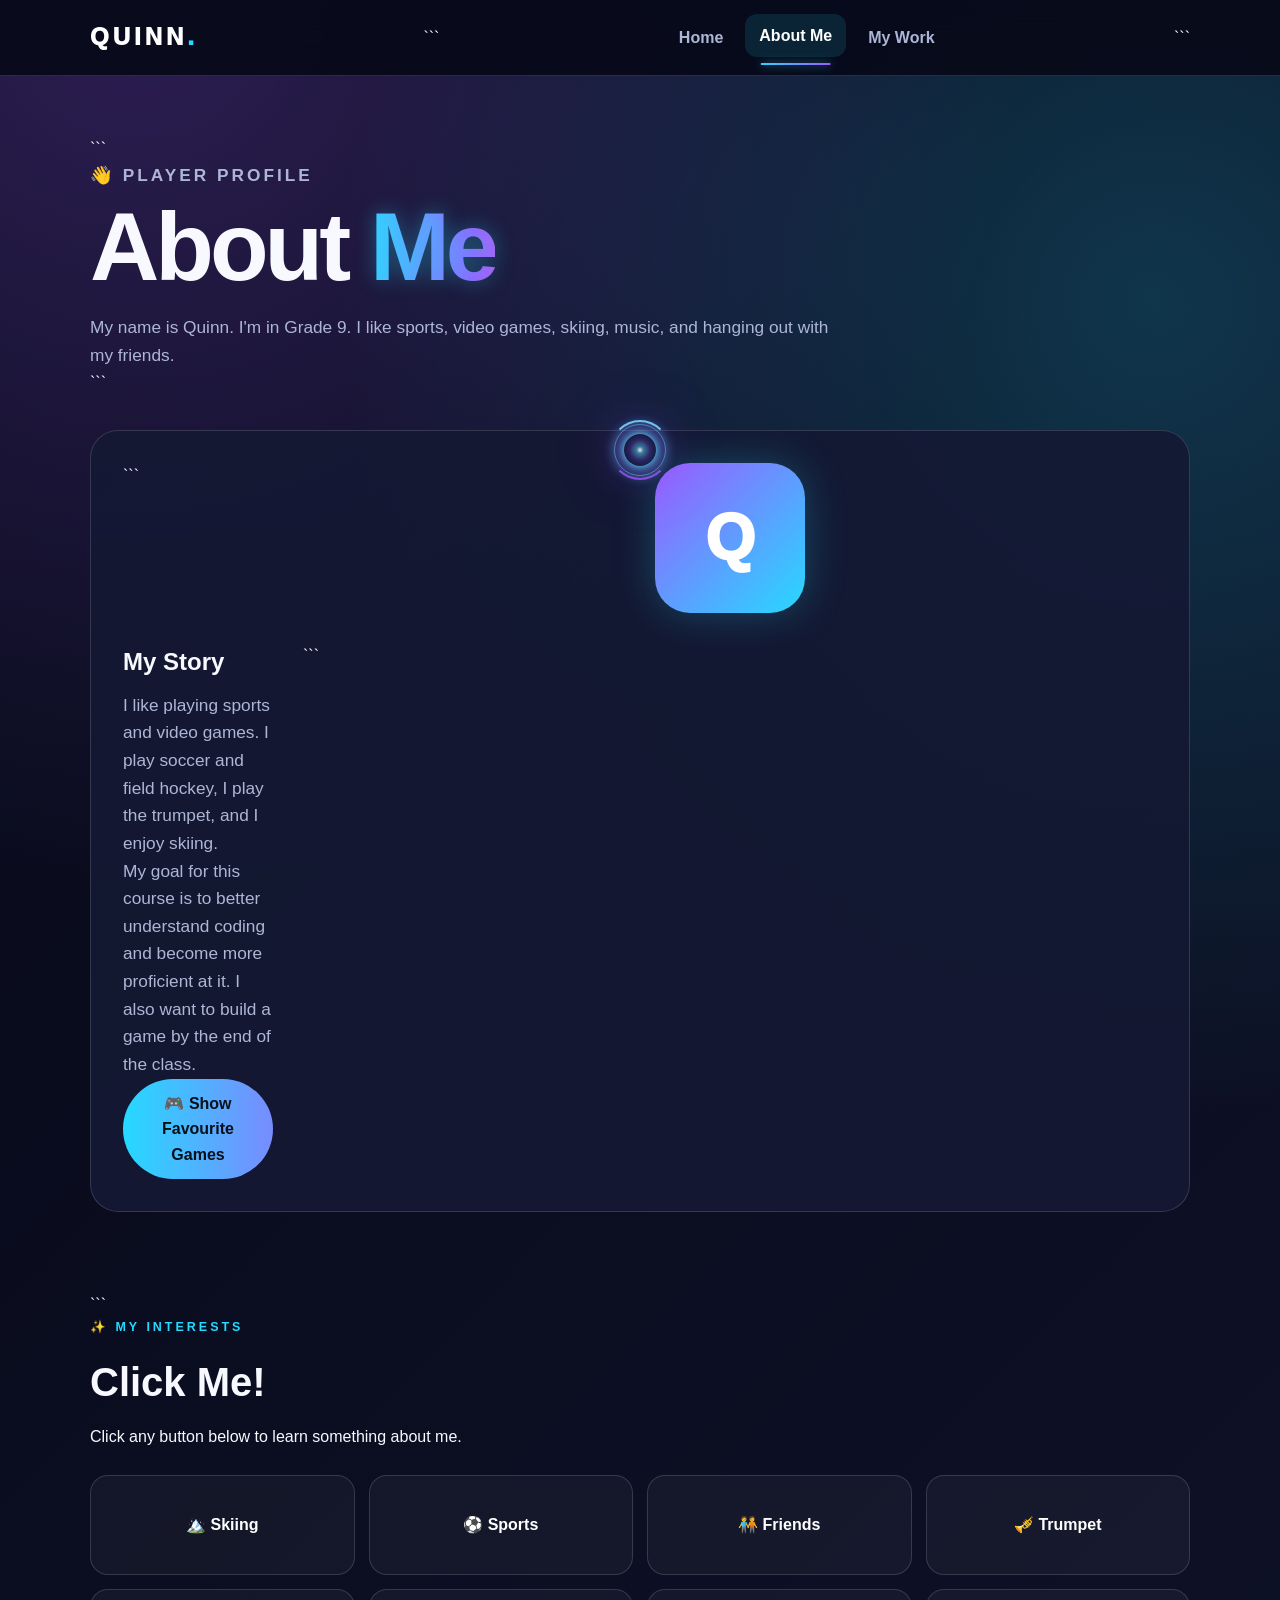
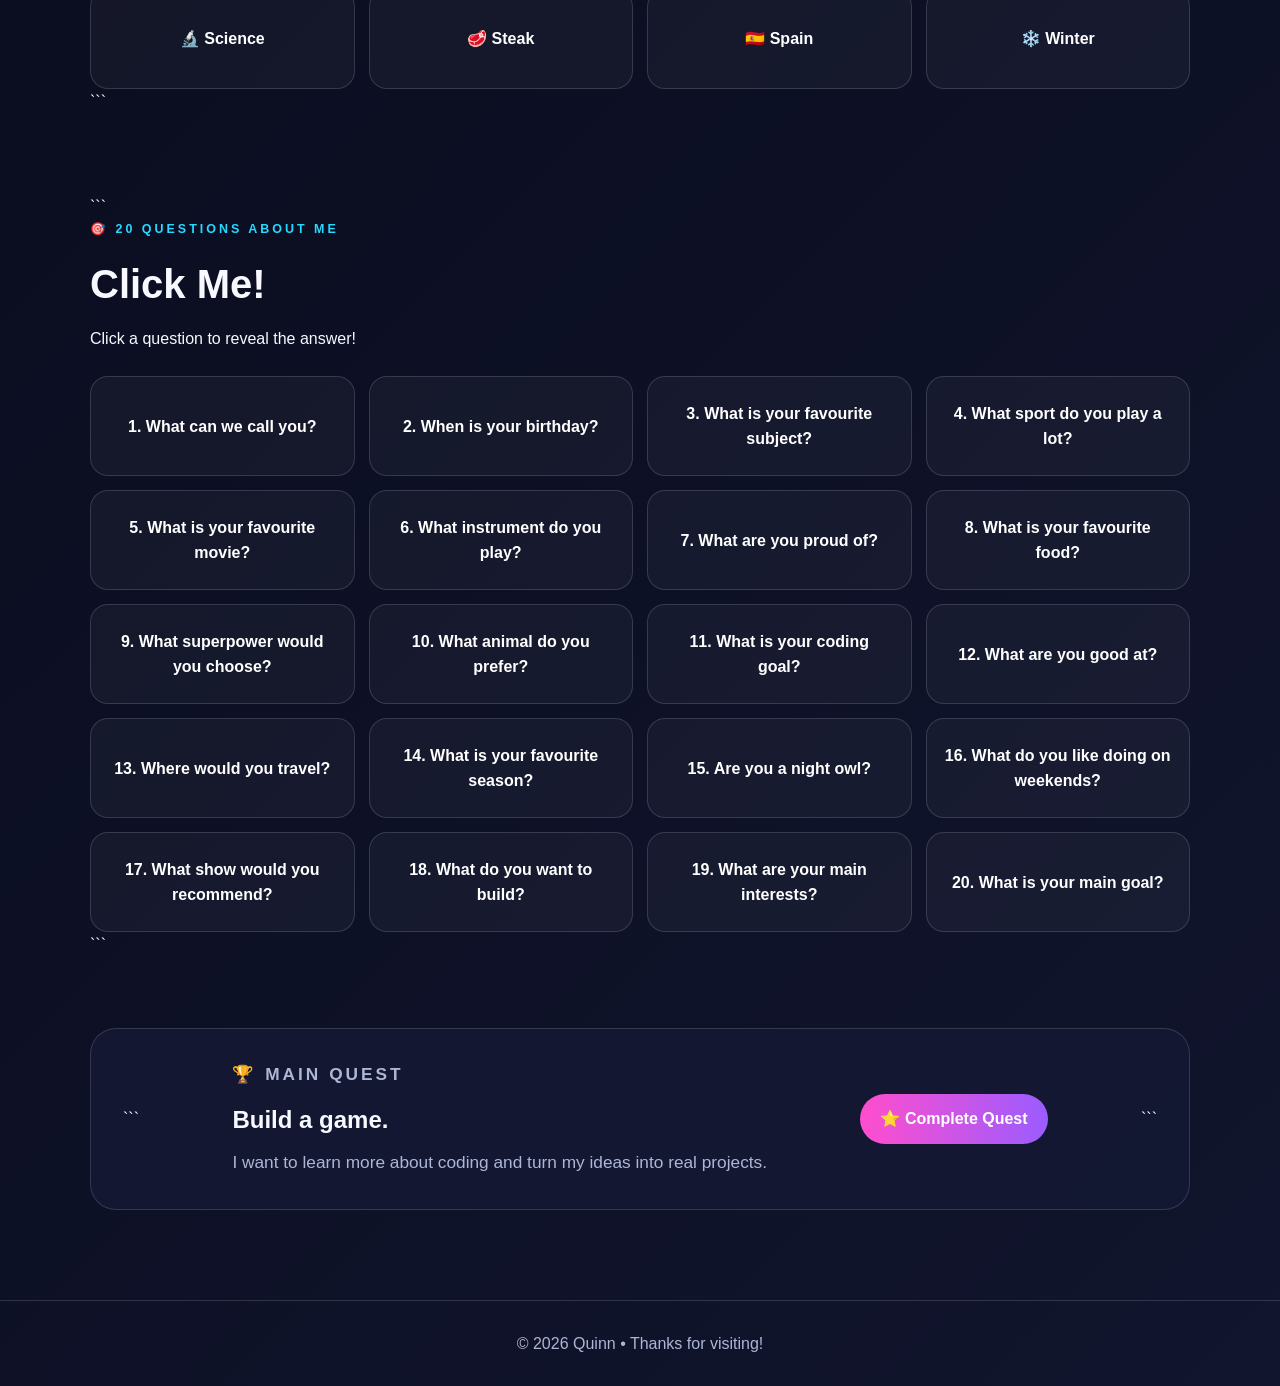
<file: about.html>
<!DOCTYPE html>

<html lang="en">

<head>
  <meta charset="UTF-8">
  <meta name="viewport" content="width=device-width, initial-scale=1.0">

  <title>Quinn | About Me</title>

  <link rel="stylesheet" href="css/style.css">
</head>

<body>

<header>
  <nav>
    <a class="logo" href="home.html">QUINN<span>.</span></a>

```
<div class="nav-links">
  <a href="home.html">Home</a>
  <a class="active" href="about.html">About Me</a>
  <a href="work.html">My Work</a>
</div>
```

  </nav>
</header>

<main>

  <!-- PAGE TITLE -->

  <section class="page-title">

```
<p class="tag">👋 PLAYER PROFILE</p>

<h1>About <span>Me</span></h1>

<p>
  My name is Quinn. I'm in Grade 9. I like sports, video games,
  skiing, music, and hanging out with my friends.
</p>
```

  </section>

  <!-- MY STORY -->

  <section class="about-box">

```
<div class="avatar big">Q</div>

<div>

  <h2>My Story</h2>

  <p>
    I like playing sports and video games.
    I play soccer and field hockey, I play the trumpet,
    and I enjoy skiing.
  </p>
  <p>
    My goal for this course is to better understand coding
    and become more proficient at it. I also want to build
    a game by the end of the class.
  </p>

  <button
    class="button blue"
    id="gamesBtn"
    type="button">
    🎮 Show Favourite Games
  </button>

  <p id="gamesText" class="message"></p>

</div>
```

  </section>

  <!-- INTERESTS -->

  <section class="section">

```
<p class="tag">✨ MY INTERESTS</p>

<h2>Click Me!</h2>

<p>
  Click any button below to learn something about me.
</p>

<div class="button-grid">

  <button
    class="fun-card"
    type="button"
    onclick="showAboutMessage('🏔️ I like skiing, and I can ski a double-black run.')">
    🏔️ Skiing
  </button>

  <button
    class="fun-card"
    type="button"
    onclick="showAboutMessage('⚽ I play soccer and field hockey.')">
    ⚽ Sports
  </button>

  <button
    class="fun-card"
    type="button"
    onclick="showAboutMessage('🧑‍🤝‍🧑 I like hanging out with my friends.')">
    🧑‍🤝‍🧑 Friends
  </button>

  <button
    class="fun-card"
    type="button"
    onclick="showAboutMessage('🎺 I play the trumpet.')">
    🎺 Trumpet
  </button>

  <button
    class="fun-card"
    type="button"
    onclick="showAboutMessage('🔬 My favourite subject is science.')">
    🔬 Science
  </button>

  <button
    class="fun-card"
    type="button"
    onclick="showAboutMessage('🥩 My favourite food is steak.')">
    🥩 Steak
  </button>

  <button
    class="fun-card"
    type="button"
    onclick="showAboutMessage('🇪🇸 I would like to travel to Spain.')">
    🇪🇸 Spain
  </button>

  <button
    class="fun-card"
    type="button"
    onclick="showAboutMessage('❄️ Winter is my favourite season because I like Christmas.')">
    ❄️ Winter
  </button>

</div>

<div id="aboutMessage" class="message"></div>
```

  </section>

  <!-- 20 QUESTIONS ABOUT ME -->

  <section class="section">

```
<p class="tag">🎯 20 QUESTIONS ABOUT ME</p>

<h2>Click Me!</h2>

<p>
  Click a question to reveal the answer!
</p>


<div class="question-grid">

  <button class="fact" type="button"
    onclick="showQuestionAnswer(1)">
    1. What can we call you?
  </button>

  <button class="fact" type="button"
    onclick="showQuestionAnswer(2)">
    2. When is your birthday?
  </button>

  <button class="fact" type="button"
    onclick="showQuestionAnswer(3)">
    3. What is your favourite subject?
  </button>

  <button class="fact" type="button"
    onclick="showQuestionAnswer(4)">
    4. What sport do you play a lot?
  </button>

  <button class="fact" type="button"
    onclick="showQuestionAnswer(5)">
    5. What is your favourite movie?
  </button>

  <button class="fact" type="button"
    onclick="showQuestionAnswer(6)">
    6. What instrument do you play?
  </button>

  <button class="fact" type="button"
    onclick="showQuestionAnswer(7)">
    7. What are you proud of?
  </button>

  <button class="fact" type="button"
    onclick="showQuestionAnswer(8)">
    8. What is your favourite food?
  </button>

  <button class="fact" type="button"
    onclick="showQuestionAnswer(9)">
    9. What superpower would you choose?
  </button>

  <button class="fact" type="button"
    onclick="showQuestionAnswer(10)">
    10. What animal do you prefer?
  </button>

  <button class="fact" type="button"
    onclick="showQuestionAnswer(11)">
    11. What is your coding goal?
  </button>

  <button class="fact" type="button"
    onclick="showQuestionAnswer(12)">
    12. What are you good at?
  </button>

  <button class="fact" type="button"
    onclick="showQuestionAnswer(13)">
    13. Where would you travel?
  </button>

  <button class="fact" type="button"
    onclick="showQuestionAnswer(14)">
    14. What is your favourite season?
  </button>

  <button class="fact" type="button"
    onclick="showQuestionAnswer(15)">
    15. Are you a night owl?
  </button>

  <button class="fact" type="button"
    onclick="showQuestionAnswer(16)">
    16. What do you like doing on weekends?
  </button>

  <button class="fact" type="button"
    onclick="showQuestionAnswer(17)">
    17. What show would you recommend?
  </button>

  <button class="fact" type="button"
    onclick="showQuestionAnswer(18)">
    18. What do you want to build?
  </button>

  <button class="fact" type="button"
    onclick="showQuestionAnswer(19)">
    19. What are your main interests?
  </button>

  <button class="fact" type="button"
    onclick="showQuestionAnswer(20)">
    20. What is your main goal?
  </button>

</div>


<!-- ANSWER BOX -->
<div id="questionAnswer" class="question-answer">

  <span id="answerNumber"></span>

  <p id="answerText">
    👆 Click one of the questions above!
  </p>

</div>
```

  </section>

  <!-- MAIN QUEST -->

  <section class="callout">

```
<div>

  <p class="tag">🏆 MAIN QUEST</p>

  <h2>Build a game.</h2>

  <p>
    I want to learn more about coding and turn
    my ideas into real projects.
  </p>

</div>

<button
  class="button pink"
  id="questBtn"
  type="button"
  onclick="completeQuest()">
  ⭐ Complete Quest
</button>
```

  </section>

  <div id="questMessage" class="message"></div>

</main>

<footer>

  <p>
    © 2026 Quinn  • Thanks for visiting!
  </p>

</footer>

<!-- JAVASCRIPT FOR THIS PAGE -->

<script>

  /* INTEREST BUTTONS */

  function showAboutMessage(message) {

    const box = document.getElementById("aboutMessage");

    box.textContent = message;

    box.classList.add("show");

  }


  /* 20 QUESTIONS */

  const answers = {

    1: "My name is Quinn.",

    2: "My birthday is in winter.",

    3: "My favourite subject is science.",

    4: "I spend a lot of time playing soccer.",

    5: "My favourite movie is the new Spider-Man movie.",

    6: "I play the trumpet.",

    7: "I'm most proud of being able to ski a double-black run.",

    8: "My favourite food is steak.",

    9: "If I could have any superpower, it would be teleportation.",

    10: "I prefer dogs.",

    11: "My goal for this course is to better understand coding and become more proficient in it.",

    12: "I'm good at field hockey.",

    13: "If I could travel anywhere in the world, I would go to Spain.",

    14: "My favourite season is winter because I like Christmas.",

    15: "I'm a night owl.",

    16: "My favourite way to spend the weekend is hanging out with friends.",

    17: "A show I would recommend is Cocomelon.",

    18: "I want to build a game by the end of the class.",

    19: "My main interests are sports and video games.",

    20: "One of my main goals is to improve my coding skills."

  };


  function showQuestionAnswer(number) {

    const answerBox =
      document.getElementById("questionAnswer");

    const answerNumber =
      document.getElementById("answerNumber");

    const answerText =
      document.getElementById("answerText");


    answerNumber.textContent =
      "QUESTION " + number;


    answerText.textContent =
      answers[number];


    answerBox.classList.add("show");


    answerBox.scrollIntoView({
      behavior: "smooth",
      block: "nearest"
    });

  }


  /* FAVOURITE GAMES BUTTON */

  const gamesBtn =
    document.getElementById("gamesBtn");

  const gamesText =
    document.getElementById("gamesText");


  gamesBtn.addEventListener("click", function () {

    if (gamesText.classList.contains("show")) {

      gamesText.textContent = "";

      gamesText.classList.remove("show");

      gamesBtn.textContent =
        "🎮 Show Favourite Games";

    } else {

      gamesText.textContent =
        "🎮 Some games I like are Minecraft, Roblox, and Fortnite.";

      gamesText.classList.add("show");

      gamesBtn.textContent =
        "🎮 Hide Favourite Games";

    }

  });


  /* COMPLETE QUEST BUTTON */

  function completeQuest() {

    const box =
      document.getElementById("questMessage");

    const button =
      document.getElementById("questBtn");


    box.textContent =
      "🏆 QUEST COMPLETE! You are one step closer to building your game!";


    box.classList.add("show");


    button.textContent =
      "🏆 Completed!";

  }

</script>

<!-- EXTRA STYLING FOR THE 20 QUESTIONS -->

<style>

  .question-answer {

    display: none;

    margin-top: 25px;

    padding: 25px;

    border: 2px solid var(--purple);

    border-radius: 18px;

    background: var(--card);

    text-align: center;

  }


  .question-answer.show {

    display: block;

    animation: questionPop 0.3s ease;

  }


  #answerNumber {

    display: block;

    margin-bottom: 8px;

    font-size: 13px;

    font-weight: bold;

    letter-spacing: 2px;

    color: var(--purple);

  }


  #answerText {

    margin: 0;

    font-size: 20px;

    font-weight: bold;

  }


  .fact {

    cursor: pointer;

    transition:
      transform 0.2s ease,
      box-shadow 0.2s ease;

  }


  .fact:hover {

    transform: translateY(-4px);

  }


  .fact:active {

    transform: scale(0.97);

  }


  @keyframes questionPop {

    from {

      opacity: 0;

      transform: translateY(10px) scale(0.98);

    }

    to {

      opacity: 1;

      transform: translateY(0) scale(1);

    }

  }

</style>
<!-- ===== FUTURISTIC QUINN CURSOR ===== -->

<style>
/* Main cursor glow */
#quinn-cursor {
    position: fixed;
    left: 0;
    top: 0;
    width: 32px;
    height: 32px;
    border-radius: 50%;
    pointer-events: none;
    z-index: 2147483647;

    transform: translate(-50%, -50%);

    background:
        radial-gradient(
            circle,
            rgba(255,255,255,0.9) 0%,
            rgba(100,220,255,0.5) 15%,
            rgba(120,80,255,0.25) 45%,
            transparent 75%
        );

    box-shadow:
        0 0 8px rgba(100,220,255,1),
        0 0 20px rgba(100,180,255,0.8),
        0 0 40px rgba(120,80,255,0.6),
        0 0 70px rgba(200,60,255,0.35);

    transition:
        width 0.25s ease,
        height 0.25s ease;
}

/* Outer futuristic ring */
#quinn-cursor-ring {
    position: fixed;
    left: 0;
    top: 0;
    width: 52px;
    height: 52px;

    border: 1px solid rgba(120,220,255,0.55);
    border-radius: 50%;

    pointer-events: none;
    z-index: 2147483646;

    transform: translate(-50%, -50%);

    box-shadow:
        0 0 12px rgba(100,200,255,0.4),
        inset 0 0 12px rgba(140,80,255,0.25);

    transition:
        width 0.3s ease,
        height 0.3s ease,
        border-color 0.3s ease;
}

/* Little rotating ring */
#quinn-cursor-ring::before {
    content: "";
    position: absolute;

    inset: -5px;

    border-radius: 50%;

    border-top: 2px solid rgba(120,230,255,0.9);
    border-right: 2px solid transparent;
    border-bottom: 2px solid rgba(170,80,255,0.8);
    border-left: 2px solid transparent;

    animation: quinnRotate 2s linear infinite;
}

@keyframes quinnRotate {
    from {
        transform: rotate(0deg);
    }

    to {
        transform: rotate(360deg);
    }
}

/* Trail particles */
.quinn-trail {
    position: fixed;

    width: 6px;
    height: 6px;

    border-radius: 50%;

    pointer-events: none;

    z-index: 2147483645;

    background: #9eeaff;

    box-shadow:
        0 0 6px #9eeaff,
        0 0 14px #7c8cff,
        0 0 25px rgba(180,80,255,0.7);

    transform: translate(-50%, -50%);

    animation: quinnTrail 0.7s ease-out forwards;
}

@keyframes quinnTrail {

    0% {
        opacity: 1;
        transform:
            translate(-50%, -50%)
            scale(1);
    }

    50% {
        opacity: 0.7;
    }

    100% {
        opacity: 0;
        transform:
            translate(-50%, -50%)
            scale(0);
    }
}

/* Tiny sparkle particles */
.quinn-spark {
    position: fixed;

    width: 3px;
    height: 3px;

    border-radius: 50%;

    pointer-events: none;

    z-index: 2147483644;

    background: white;

    box-shadow:
        0 0 5px #fff,
        0 0 12px #8eeaff,
        0 0 20px #9b5cff;

    animation: quinnSpark 0.8s ease-out forwards;
}

@keyframes quinnSpark {

    0% {
        opacity: 1;
        transform: translate(0,0) scale(1);
    }

    100% {
        opacity: 0;
        transform:
            translate(
                var(--spark-x),
                var(--spark-y)
            )
            scale(0);
    }
}

/* Cursor gets bigger over interactive elements */
body.quinn-hovering #quinn-cursor {
    width: 55px;
    height: 55px;
}

body.quinn-hovering #quinn-cursor-ring {
    width: 72px;
    height: 72px;

    border-color: rgba(160,230,255,0.9);
}

/* Optional: hide normal cursor on desktop */
@media (pointer: fine) {
    body {
        cursor: none;
    }

    a,
    button,
    .card,
    .project,
    .fun-card {
        cursor: none;
    }
}
</style>

<script>
(function () {

    /* ==============================
       CREATE CURSOR
    ============================== */

    const cursor = document.createElement("div");
    cursor.id = "quinn-cursor";

    const ring = document.createElement("div");
    ring.id = "quinn-cursor-ring";

    document.body.appendChild(cursor);
    document.body.appendChild(ring);


    /* ==============================
       SMOOTH CURSOR MOVEMENT
    ============================== */

    let mouseX = window.innerWidth / 2;
    let mouseY = window.innerHeight / 2;

    let cursorX = mouseX;
    let cursorY = mouseY;

    document.addEventListener("mousemove", function (e) {

        mouseX = e.clientX;
        mouseY = e.clientY;

        /* Create trail */
        createTrail(e.clientX, e.clientY);

    });


    function animateCursor() {

        cursorX += (mouseX - cursorX) * 0.25;
        cursorY += (mouseY - cursorY) * 0.25;

        cursor.style.left = cursorX + "px";
        cursor.style.top = cursorY + "px";

        ring.style.left = cursorX + "px";
        ring.style.top = cursorY + "px";

        requestAnimationFrame(animateCursor);
    }

    animateCursor();


    /* ==============================
       TRAIL
    ============================== */

    let trailCounter = 0;

    function createTrail(x, y) {

        trailCounter++;

        /* Don't create too many particles */
        if (trailCounter % 2 !== 0) {
            return;
        }

        const dot = document.createElement("div");

        dot.className = "quinn-trail";

        dot.style.left = x + "px";
        dot.style.top = y + "px";

        document.body.appendChild(dot);

        setTimeout(function () {
            dot.remove();
        }, 700);


        /* Occasionally create sparkle */
        if (trailCounter % 8 === 0) {

            const spark = document.createElement("div");

            spark.className = "quinn-spark";

            spark.style.left = x + "px";
            spark.style.top = y + "px";

            spark.style.setProperty(
                "--spark-x",
                ((Math.random() - 0.5) * 40) + "px"
            );

            spark.style.setProperty(
                "--spark-y",
                ((Math.random() - 0.5) * 40) + "px"
            );

            document.body.appendChild(spark);

            setTimeout(function () {
                spark.remove();
            }, 800);
        }
    }


    /* ==============================
       INTERACTIVE HOVER
    ============================== */

    document.addEventListener("mouseover", function (e) {

        const interactive = e.target.closest(
            "a, button, .card, .project, .fun-card"
        );

        if (interactive) {
            document.body.classList.add("quinn-hovering");
        }

    });


    document.addEventListener("mouseout", function (e) {

        const interactive = e.target.closest(
            "a, button, .card, .project, .fun-card"
        );

        if (interactive) {
            document.body.classList.remove("quinn-hovering");
        }

    });


})();
</script>
</body>

</html>
</file>
<file: css/style.css>
/* ==========================================
   QUINN'S COOL PORTFOLIO
   ========================================== */


:root {

  --bg: #070918;

  --bg2: #11152d;

  --card:
    rgba(20, 25, 52, 0.90);

  --text: #f7f9ff;

  --muted: #adb6d5;

  --blue: #26d9ff;

  --purple: #9b5cff;

  --pink: #ff4ecd;

  --green: #6dffb2;

  --yellow: #ffe66d;

  --border:
    rgba(255, 255, 255, 0.14);

}


/* ==========================================
   RESET
   ========================================== */

* {

  box-sizing: border-box;

  margin: 0;

  padding: 0;

}


html {

  scroll-behavior: smooth;

}


body {

  min-height: 100vh;

  color: var(--text);

  font-family:
    Arial,
    Helvetica,
    sans-serif;

  line-height: 1.6;

  background:

    radial-gradient(
      circle at 10% 0%,
      rgba(155,92,255,.25),
      transparent 28%
    ),

    radial-gradient(
      circle at 90% 10%,
      rgba(38,217,255,.20),
      transparent 28%
    ),

    linear-gradient(
      135deg,
      var(--bg),
      var(--bg2)
    );

}


button,
a {

  font: inherit;

}


button {

  color: inherit;

}


/* ==========================================
   HEADER
   ========================================== */

header {

  position: sticky;

  top: 0;

  z-index: 100;

  border-bottom:
    1px solid var(--border);

  background:
    rgba(7,9,24,.92);

  backdrop-filter:
    blur(15px);

}


nav {

  width:
    min(1100px, 92%);

  min-height: 75px;

  margin: auto;

  display: flex;

  align-items: center;

  justify-content: space-between;

}


.logo {

  color: white;

  text-decoration: none;

  font-size: 1.5rem;

  font-weight: 1000;

  letter-spacing: 4px;

  transition: .25s;

}


.logo:hover {

  color: var(--blue);

  transform:
    scale(1.08);

}


.logo span {

  color:
    var(--blue);

}


.nav-links {

  display: flex;

  gap: 8px;

}


.nav-links a {

  padding:
    9px 14px;

  border-radius: 12px;

  color:
    var(--muted);

  text-decoration: none;

  font-weight: bold;

  transition: .25s;

}


.nav-links a:hover,
.nav-links a.active {

  color: white;

  background:
    rgba(38,217,255,.12);

  transform:
    translateY(-2px);

}


/* ==========================================
   MAIN
   ========================================== */

main {

  width:
    min(1100px, 92%);

  margin: auto;

  padding:
    60px 0 90px;

}


/* ==========================================
   HERO
   ========================================== */

.hero {

  min-height:
    70vh;

  display: grid;

  grid-template-columns:
    1.3fr .7fr;

  align-items: center;

  gap: 50px;

}


.tag {

  margin-bottom:
    12px;

  color:
    var(--blue);

  font-size:
    .78rem;

  font-weight:
    900;

  letter-spacing:
    3px;

}


h1 {

  margin-bottom:
    22px;

  font-size:
    clamp(3.5rem, 9vw, 7rem);

  line-height:
    .95;

  letter-spacing:
    -4px;

}


h1 span {

  color:
    var(--blue);

  text-shadow:
    0 0 20px
    rgba(38,217,255,.35);

}


h2 {

  margin-bottom:
    10px;

}


h3 {

  margin-bottom:
    10px;

}


.intro,
.page-title > p,
.callout p,
.about-box p {

  max-width:
    750px;

  color:
    var(--muted);

  font-size:
    1.08rem;

}


/* ==========================================
   BUTTONS
   ========================================== */

.buttons {

  display:
    flex;

  flex-wrap:
    wrap;

  gap:
    12px;

  margin-top:
    28px;

}


.button,
.small-button {

  border:
    0;

  border-radius:
    999px;

  padding:
    12px 20px;

  color:
    white;

  text-decoration:
    none;

  font-weight:
    900;

  cursor:
    pointer;

  transition:
    .25s;

}


.button:hover,
.small-button:hover {

  transform:
    translateY(-4px)
    scale(1.03);

}


.blue {

  background:
    linear-gradient(
      90deg,
      var(--blue),
      #788cff
    );

  color:
    #06101a;

}


.purple {

  background:
    linear-gradient(
      90deg,
      var(--purple),
      #6f7cff
    );

}


.pink {

  background:
    linear-gradient(
      90deg,
      var(--pink),
      var(--purple)
    );

}


/* ==========================================
   MESSAGE BOXES
   ========================================== */

.message {

  display:
    none;

  margin-top:
    20px;

  padding:
    15px 18px;

  border-left:
    4px solid var(--blue);

  border-radius:
    12px;

  color:
    white;

  background:
    rgba(38,217,255,.08);

}


.message.show {

  display:
    block;

  animation:
    pop .25s ease;

}


/* ==========================================
   PROFILE CARD
   ========================================== */

.profile-card {

  padding:
    32px;

  border:
    1px solid var(--border);

  border-radius:
    28px;

  text-align:
    center;

  background:
    var(--card);

  box-shadow:
    0 20px 50px
    rgba(0,0,0,.3);

  animation:
    float 4s ease-in-out infinite;

}


.avatar {

  width:
    125px;

  height:
    125px;

  margin:
    auto;

  display:
    grid;

  place-items:
    center;

  border-radius:
    35px;

  color:
    white;

  font-size:
    4rem;

  font-weight:
    1000;

  background:
    linear-gradient(
      135deg,
      var(--purple),
      var(--blue)
    );

  box-shadow:
    0 0 40px
    rgba(38,217,255,.25);

}


.avatar.big {

  width:
    150px;

  height:
    150px;

}


.profile-card > p {

  color:
    var(--muted);

}


.mini-stats {

  display:
    grid;

  grid-template-columns:
    repeat(3,1fr);

  gap:
    8px;

  margin:
    20px 0;

}


.mini-stats div {

  padding:
    10px;

  border-radius:
    15px;

  background:
    rgba(255,255,255,.04);

}


.mini-stats strong {

  display:
    block;

  font-size:
    1.5rem;

}


.mini-stats small {

  color:
    var(--muted);

}


.small-button {

  border:
    1px solid var(--blue);

  background:
    transparent;

}


/* ==========================================
   SECTIONS
   ========================================== */

.section {

  margin-top:
    80px;

}


.section h2 {

  font-size:
    2.5rem;

}


/* ==========================================
   INFO BOXES
   ========================================== */

.info-grid {

  display:
    grid;

  grid-template-columns:
    repeat(3, 1fr);

  gap:
    15px;

  margin-top:
    25px;

}


.info-box {

  padding:
    22px;

  border:
    1px solid var(--border);

  border-radius:
    20px;

  background:
    var(--card);

  transition:
    .25s;

}


.info-box:hover {

  transform:
    translateY(-5px);

  border-color:
    var(--blue);

}


.info-box strong {

  display:
    block;

  color:
    var(--blue);

  margin-bottom:
    5px;

}


.info-box span {

  color:
    var(--muted);

}


/* ==========================================
   CARDS
   ========================================== */

.cards {

  display:
    grid;

  grid-template-columns:
    repeat(3,1fr);

  gap:
    20px;

  margin-top:
    25px;

}


.card {

  min-height:
    230px;

  padding:
    28px;

  border:
    1px solid var(--border);

  border-radius:
    24px;

  color:
    white;

  background:
    var(--card);

  text-align:
    left;

  cursor:
    pointer;

  transition:
    .25s;

}


.card:hover {

  transform:
    translateY(-9px)
    rotate(-1deg);

  border-color:
    var(--blue);

  box-shadow:
    0 0 30px
    rgba(38,217,255,.12);

}


.card.clicked,
.fun-card.clicked,
.fact.clicked {

  transform:
    scale(.96);

  border-color:
    var(--yellow);

}


.card > span:first-child {

  display:
    block;

  margin-bottom:
    18px;

  font-size:
    2.7rem;

}


.card p {

  color:
    var(--muted);

}


.card strong {

  display:
    block;

  margin-top:
    20px;

  color:
    var(--blue);

  font-size:
    .75rem;

}


/* ==========================================
   ABOUT BOX
   ========================================== */

.page-title {

  margin-bottom:
    35px;

}


.page-title h1 {

  font-size:
    clamp(3rem, 8vw, 6rem);

}


.about-box {

  padding:
    32px;

  display:
    grid;

  grid-template-columns:
    150px 1fr;

  gap:
    30px;

  border:
    1px solid var(--border);

  border-radius:
    28px;

  background:
    var(--card);

}


/* ==========================================
   BUTTON GRIDS
   ========================================== */

.button-grid,
.question-grid {

  display:
    grid;

  grid-template-columns:
    repeat(4,1fr);

  gap:
    14px;

  margin-top:
    25px;

}


.fun-card,
.fact {

  min-height:
    100px;

  padding:
    18px;

  border:
    1px solid var(--border);

  border-radius:
    18px;

  color:
    white;

  background:
    rgba(255,255,255,.04);

  font-weight:
    900;

  cursor:
    pointer;

  transition:
    .25s;

}


.fun-card:hover,
.fact:hover {

  transform:
    translateY(-5px);

  border-color:
    var(--pink);

  background:
    rgba(255,78,205,.08);

}


/* ==========================================
   PROJECT CONSOLE
   ========================================== */

.project-info {

  margin-top:
    30px;

  padding:
    30px;

  min-height:
    150px;

  border:
    1px solid var(--border);

  border-radius:
    24px;

  background:
    var(--card);

}


.project-info.show {

  border-color:
    var(--pink);

  animation:
    pop .3s ease;

}


/* ==========================================
   CALLOUT
   ========================================== */

.callout {

  margin-top:
    70px;

  padding:
    32px;

  display:
    flex;

  align-items:
    center;

  justify-content:
    space-between;

  gap:
    25px;

  border:
    1px solid var(--border);

  border-radius:
    26px;

  background:
    var(--card);

}


/* ==========================================
   FOOTER
   ========================================== */

footer {

  padding:
    30px 20px;

  border-top:
    1px solid var(--border);

  color:
    var(--muted);

  text-align:
    center;

}


/* ==========================================
   ANIMATIONS
   ========================================== */

@keyframes float {

  0%,100% {

    transform:
      translateY(0);

  }

  50% {

    transform:
      translateY(-12px);

  }

}


@keyframes pop {

  from {

    opacity:
      0;

    transform:
      scale(.96);

  }

  to {

    opacity:
      1;

    transform:
      scale(1);

  }

}


/* ==========================================
   TABLET
   ========================================== */

@media (max-width: 800px) {

  .hero {

    grid-template-columns:
      1fr;

  }


  .cards {

    grid-template-columns:
      1fr 1fr;

  }


  .button-grid,
  .question-grid {

    grid-template-columns:
      1fr 1fr;

  }


  .info-grid {

    grid-template-columns:
      1fr 1fr;

  }


  .about-box {

    grid-template-columns:
      1fr;

  }


  .avatar.big {

    margin:
      auto;

  }

}


/* ==========================================
   PHONE
   ========================================== */

@media (max-width: 560px) {

  main {

    padding-top:
      35px;

  }


  nav {

    flex-direction:
      column;

    padding:
      18px 0;

    gap:
      12px;

  }


  .nav-links {

    width:
      100%;

    justify-content:
      center;

    flex-wrap:
      wrap;

  }


  h1 {

    letter-spacing:
      -2px;

  }


  .cards,
  .button-grid,
  .question-grid,
  .info-grid {

    grid-template-columns:
      1fr;

  }


  .callout {

    align-items:
      flex-start;

    flex-direction:
      column;

  }

}
/* =========================================================
   QUINN PORTFOLIO VISUAL UPGRADE
   CSS ADD-ON
   Paste at the VERY BOTTOM of style.css
   ========================================================= */


/* =========================================================
   GLOBAL SMOOTHNESS
   ========================================================= */

html {
  scroll-behavior: smooth;
}

body {
  position: relative;
  overflow-x: hidden;
}


/* =========================================================
   FUTURISTIC BACKGROUND
   ========================================================= */

#quinnBackground {
  position: fixed;
  inset: 0;
  z-index: -10;
  pointer-events: none;
  overflow: hidden;
}

.quinn-grid {
  position: absolute;
  inset: -100px;

  background-image:
    linear-gradient(
      rgba(80, 200, 255, 0.045) 1px,
      transparent 1px
    ),
    linear-gradient(
      90deg,
      rgba(170, 90, 255, 0.045) 1px,
      transparent 1px
    );

  background-size: 55px 55px;

  transform: perspective(500px) rotateX(55deg);

  transform-origin: center bottom;

  opacity: 0.65;

  mask-image:
    linear-gradient(
      to bottom,
      transparent,
      black 20%,
      black 65%,
      transparent
    );

  animation:
    quinnGridMove 20s linear infinite;
}


.quinn-orb {
  position: absolute;

  width: 430px;
  height: 430px;

  border-radius: 50%;

  filter: blur(90px);

  opacity: 0.13;

  animation:
    quinnOrbFloat 14s ease-in-out infinite alternate;
}


.quinn-orb-one {
  top: -180px;
  left: -150px;

  background: #4cc9ff;
}


.quinn-orb-two {
  top: 35%;
  right: -200px;

  background: #9b5cff;

  animation-delay: -5s;
}


.quinn-orb-three {
  bottom: -220px;
  left: 35%;

  background: #ff4fc3;

  animation-delay: -9s;
}


/* =========================================================
   MOUSE GLOW
   ========================================================= */

#quinnMouseGlow {
  position: fixed;

  width: 360px;
  height: 360px;

  left: 0;
  top: 0;

  transform:
    translate(-50%, -50%);

  border-radius: 50%;

  pointer-events: none;

  z-index: 9995;

  background:
    radial-gradient(
      circle,
      rgba(70, 210, 255, 0.12),
      rgba(150, 80, 255, 0.055) 35%,
      transparent 70%
    );

  transition:
    left 0.08s linear,
    top 0.08s linear;
}


#quinnMouseRing {
  position: fixed;

  width: 35px;
  height: 35px;

  left: 0;
  top: 0;

  margin-left: -17.5px;
  margin-top: -17.5px;

  border:
    1px solid rgba(80, 210, 255, 0.65);

  border-radius: 50%;

  pointer-events: none;

  z-index: 9998;

  box-shadow:
    0 0 15px rgba(70, 210, 255, 0.3),
    inset 0 0 12px rgba(150, 80, 255, 0.15);

  transition:
    width 0.15s ease,
    height 0.15s ease,
    margin 0.15s ease,
    border-color 0.15s ease;
}


/* =========================================================
   PARTICLE CANVAS
   ========================================================= */

#quinnParticles {
  position: fixed;

  inset: 0;

  width: 100%;
  height: 100%;

  pointer-events: none;

  z-index: -5;

  opacity: 0.65;
}


/* =========================================================
   SCROLL PROGRESS
   ========================================================= */

#quinnScrollProgress {
  position: fixed;

  top: 0;
  left: 0;

  width: 0;
  height: 4px;

  z-index: 10000;

  background:
    linear-gradient(
      90deg,
      #36d1ff,
      #9b5cff,
      #ff4fc3,
      #36d1ff
    );

  background-size: 300% 100%;

  box-shadow:
    0 0 15px rgba(54, 209, 255, 0.75);

  animation:
    quinnGradientMove 5s linear infinite;
}


/* =========================================================
   GLASS EFFECT
   ========================================================= */

header {
  transition:
    background 0.3s ease,
    box-shadow 0.3s ease,
    border-color 0.3s ease,
    transform 0.3s ease;
}


body.quinn-scrolled header {
  background:
    rgba(7, 10, 25, 0.82);

  backdrop-filter:
    blur(20px);

  -webkit-backdrop-filter:
    blur(20px);

  box-shadow:
    0 10px 40px rgba(0, 0, 0, 0.2);

  border-bottom:
    1px solid rgba(255, 255, 255, 0.08);
}


/* =========================================================
   NAVIGATION
   ========================================================= */

.nav-links a {
  position: relative;

  transition:
    color 0.2s ease,
    transform 0.2s ease;
}


.nav-links a::after {
  content: "";

  position: absolute;

  left: 50%;
  bottom: -8px;

  width: 0;
  height: 2px;

  transform:
    translateX(-50%);

  border-radius: 10px;

  background:
    linear-gradient(
      90deg,
      #36d1ff,
      #9b5cff
    );

  box-shadow:
    0 0 10px rgba(54, 209, 255, 0.7);

  transition:
    width 0.25s ease;
}


.nav-links a:hover {
  transform:
    translateY(-2px);
}


.nav-links a:hover::after,
.nav-links a.active::after {
  width: 70%;
}


/* =========================================================
   LOGO
   ========================================================= */

.logo {
  transition:
    transform 0.25s ease,
    filter 0.25s ease;
}


.logo:hover {
  transform:
    scale(1.04);

  filter:
    drop-shadow(
      0 0 12px rgba(54, 209, 255, 0.45)
    );
}


/* =========================================================
   BUTTONS
   ========================================================= */

.button,
.small-button {
  position: relative;

  overflow: hidden;

  transition:
    transform 0.2s ease,
    box-shadow 0.25s ease,
    filter 0.25s ease;
}


.button::before,
.small-button::before {
  content: "";

  position: absolute;

  top: 0;
  left: -120%;

  width: 80%;
  height: 100%;

  transform:
    skewX(-20deg);

  background:
    linear-gradient(
      90deg,
      transparent,
      rgba(255,255,255,0.22),
      transparent
    );

  transition:
    left 0.55s ease;

  pointer-events: none;
}


.button:hover::before,
.small-button:hover::before {
  left: 140%;
}


.button:hover,
.small-button:hover {
  transform:
    translateY(-4px)
    scale(1.02);

  filter:
    brightness(1.08);

  box-shadow:
    0 12px 30px rgba(0, 0, 0, 0.25),
    0 0 22px rgba(54, 209, 255, 0.15);
}


.button:active,
.small-button:active {
  transform:
    translateY(0)
    scale(0.97);
}


/* =========================================================
   PROFILE CARD
   ========================================================= */

.profile-card {
  transition:
    transform 0.25s ease,
    box-shadow 0.3s ease,
    border-color 0.3s ease;
}


.profile-card:hover {
  box-shadow:
    0 25px 70px rgba(0, 0, 0, 0.35),
    0 0 40px rgba(54, 209, 255, 0.12);
}


.avatar {
  transition:
    transform 0.4s ease,
    box-shadow 0.4s ease;
}


.profile-card:hover .avatar {
  transform:
    rotate(-5deg)
    scale(1.06);

  box-shadow:
    0 0 25px rgba(54, 209, 255, 0.4),
    0 0 55px rgba(155, 92, 255, 0.2);
}


/* =========================================================
   ALL CARDS
   ========================================================= */

.card,
.fun-card,
.fact,
.info-box,
.callout,
.about-box,
.project-info {
  position: relative;

  overflow: hidden;

  transition:
    transform 0.25s ease,
    box-shadow 0.3s ease,
    border-color 0.3s ease;
}


.card::after,
.fun-card::after,
.fact::after,
.info-box::after {
  content: "";

  position: absolute;

  inset: -60%;

  pointer-events: none;

  opacity: 0;

  background:
    radial-gradient(
      circle at
      var(--shine-x, 50%)
      var(--shine-y, 50%),
      rgba(255,255,255,0.13),
      transparent 30%
    );

  transition:
    opacity 0.2s ease;
}


.card:hover::after,
.fun-card:hover::after,
.fact:hover::after,
.info-box:hover::after {
  opacity: 1;
}


.card:hover,
.fun-card:hover,
.fact:hover {
  transform:
    translateY(-7px);

  box-shadow:
    0 18px 45px rgba(0, 0, 0, 0.3),
    0 0 28px rgba(54, 209, 255, 0.1);
}


/* =========================================================
   CARD ICONS
   ========================================================= */

.card > span,
.fun-card > span {
  display: inline-block;

  transition:
    transform 0.3s ease;
}


.card:hover > span,
.fun-card:hover > span {
  transform:
    scale(1.18)
    rotate(-5deg);
}


/* =========================================================
   HERO
   ========================================================= */

.hero-text {
  animation:
    quinnHeroIn 0.8s ease both;
}


.profile-card {
  animation:
    quinnProfileIn 0.9s ease 0.1s both;
}


/* =========================================================
   HEADINGS
   ========================================================= */

h1 span,
h2 span {
  background:
    linear-gradient(
      90deg,
      #36d1ff,
      #9b5cff,
      #ff4fc3,
      #36d1ff
    );

  background-size: 250% auto;

  -webkit-background-clip: text;
  background-clip: text;

  -webkit-text-fill-color: transparent;

  animation:
    quinnGradientMove 6s linear infinite;
}


/* =========================================================
   MESSAGE ANIMATION
   ========================================================= */

.message.show {
  animation:
    quinnMessageIn 0.4s ease both;
}


/* =========================================================
   PROJECT CONSOLE
   ========================================================= */

.project-info {
  transition:
    opacity 0.35s ease,
    transform 0.35s ease,
    box-shadow 0.35s ease;
}


.project-info.show {
  animation:
    quinnConsoleIn 0.45s ease both;

  box-shadow:
    0 20px 60px rgba(0, 0, 0, 0.3),
    0 0 35px rgba(155, 92, 255, 0.12);
}


/* =========================================================
   QUESTIONS
   ========================================================= */

.question-answer {
  transition:
    transform 0.3s ease,
    box-shadow 0.3s ease;
}


.question-answer.show {
  box-shadow:
    0 15px 45px rgba(0, 0, 0, 0.25),
    0 0 25px rgba(155, 92, 255, 0.12);
}


/* =========================================================
   REVEAL ANIMATION
   ========================================================= */

.quinn-reveal {
  opacity: 0;

  transform:
    translateY(30px);

  transition:
    opacity 0.7s ease,
    transform 0.7s ease;
}


.quinn-reveal.quinn-visible {
  opacity: 1;

  transform:
    translateY(0);
}


/* =========================================================
   RIPPLE
   ========================================================= */

.quinn-ripple {
  position: absolute;

  width: 10px;
  height: 10px;

  border-radius: 50%;

  pointer-events: none;

  background:
    rgba(255, 255, 255, 0.25);

  transform:
    scale(0);

  animation:
    quinnRipple 0.65s ease-out forwards;
}


/* =========================================================
   CLICK SPARK
   ========================================================= */

.quinn-spark {
  position: fixed;

  width: 6px;
  height: 6px;

  margin-left: -3px;
  margin-top: -3px;

  border-radius: 50%;

  pointer-events: none;

  z-index: 10002;

  background: white;

  box-shadow:
    0 0 8px #36d1ff,
    0 0 18px #9b5cff;

  animation:
    quinnSpark 0.7s ease-out forwards;
}


/* =========================================================
   TOAST
   ========================================================= */

#quinnToast {
  position: fixed;

  left: 50%;
  bottom: 28px;

  transform:
    translate(-50%, 25px);

  opacity: 0;

  z-index: 10005;

  padding:
    12px 20px;

  border:
    1px solid rgba(255,255,255,0.15);

  border-radius: 999px;

  color: white;

  background:
    rgba(10, 14, 30, 0.82);

  backdrop-filter:
    blur(18px);

  -webkit-backdrop-filter:
    blur(18px);

  box-shadow:
    0 15px 45px rgba(0,0,0,0.3),
    0 0 25px rgba(54,209,255,0.1);

  pointer-events: none;

  transition:
    opacity 0.3s ease,
    transform 0.3s ease;
}


#quinnToast.show {
  opacity: 1;

  transform:
    translate(-50%, 0);
}


/* =========================================================
   FLOATING FX BUTTON
   ========================================================= */

.quinn-floating-button,
.quinn-top-button {
  position: fixed;

  right: 20px;

  z-index: 10004;

  border:
    1px solid rgba(255,255,255,0.15);

  color: white;

  background:
    rgba(10,14,30,0.78);

  backdrop-filter:
    blur(15px);

  -webkit-backdrop-filter:
    blur(15px);

  cursor: pointer;

  box-shadow:
    0 10px 30px rgba(0,0,0,0.25);

  transition:
    transform 0.2s ease,
    box-shadow 0.2s ease,
    opacity 0.25s ease;
}


.quinn-floating-button {
  bottom: 20px;

  padding:
    9px 14px;

  border-radius: 999px;
}


.quinn-top-button {
  bottom: 68px;

  width: 42px;
  height: 42px;

  border-radius: 50%;

  font-size: 20px;

  opacity: 0;

  pointer-events: none;
}


.quinn-top-button.show {
  opacity: 1;

  pointer-events: auto;
}


.quinn-floating-button:hover,
.quinn-top-button:hover {
  transform:
    translateY(-4px)
    scale(1.05);

  box-shadow:
    0 15px 35px rgba(0,0,0,0.3),
    0 0 25px rgba(54,209,255,0.18);
}


/* =========================================================
   ANIMATIONS
   ========================================================= */

@keyframes quinnGridMove {
  from {
    transform:
      perspective(500px)
      rotateX(55deg)
      translateY(0);
  }

  to {
    transform:
      perspective(500px)
      rotateX(55deg)
      translateY(55px);
  }
}


@keyframes quinnOrbFloat {
  0% {
    transform:
      translate(0, 0)
      scale(1);
  }

  50% {
    transform:
      translate(80px, 50px)
      scale(1.1);
  }

  100% {
    transform:
      translate(-40px, 100px)
      scale(0.94);
  }
}


@keyframes quinnGradientMove {
  from {
    background-position: 0% 50%;
  }

  to {
    background-position: 300% 50%;
  }
}


@keyframes quinnHeroIn {
  from {
    opacity: 0;
    transform:
      translateY(20px);
  }

  to {
    opacity: 1;
    transform:
      translateY(0);
  }
}


@keyframes quinnProfileIn {
  from {
    opacity: 0;
    transform:
      translateX(25px)
      scale(0.97);
  }

  to {
    opacity: 1;
    transform:
      translateX(0)
      scale(1);
  }
}


@keyframes quinnMessageIn {
  from {
    opacity: 0;
    transform:
      translateY(8px)
      scale(0.98);
  }

  to {
    opacity: 1;
    transform:
      translateY(0)
      scale(1);
  }
}


@keyframes quinnConsoleIn {
  from {
    opacity: 0;
    transform:
      translateY(18px)
      scale(0.98);
  }

  to {
    opacity: 1;
    transform:
      translateY(0)
      scale(1);
  }
}


@keyframes quinnRipple {
  to {
    transform:
      scale(30);

    opacity: 0;
  }
}


@keyframes quinnSpark {
  0% {
    transform:
      translate(0, 0)
      scale(1);

    opacity: 1;
  }

  100% {
    transform:
      translate(
        var(--spark-x),
        var(--spark-y)
      )
      scale(0);

    opacity: 0;
  }
}


/* =========================================================
   MOBILE
   ========================================================= */

@media (max-width: 700px) {

  .quinn-orb {
    width: 260px;
    height: 260px;

    filter:
      blur(65px);
  }


  #quinnMouseGlow,
  #quinnMouseRing {
    display: none;
  }


  #quinnParticles {
    opacity: 0.3;
  }


  .quinn-floating-button {
    right: 12px;
    bottom: 12px;
  }


  .quinn-top-button {
    right: 12px;
    bottom: 60px;
  }


  #quinnToast {
    bottom: 65px;

    max-width:
      calc(100vw - 30px);

    text-align: center;
  }


  .quinn-reveal {
    transform:
      translateY(18px);
  }
}


/* =========================================================
   REDUCED MOTION
   ========================================================= */

@media (prefers-reduced-motion: reduce) {

  html {
    scroll-behavior: auto;
  }


  .quinn-grid,
  .quinn-orb,
  #quinnScrollProgress,
  h1 span,
  h2 span {
    animation: none;
  }


  .quinn-reveal {
    opacity: 1;
    transform: none;
    transition: none;
  }
}
/* =========================================================
   QUINN MOUSE GLOW + TRAIL
   ========================================================= */

#mouseGlow {
  position: fixed;

  width: 250px;
  height: 250px;

  left: 0;
  top: 0;

  transform: translate(-50%, -50%);

  border-radius: 50%;

  pointer-events: none;

  z-index: 2147483646;

  background: radial-gradient(
    circle,
    rgba(38, 217, 255, 0.35) 0%,
    rgba(155, 92, 255, 0.20) 35%,
    rgba(255, 78, 205, 0.08) 55%,
    transparent 75%
  );

  filter: blur(8px);

  opacity: 1;
}


#mouseRing {
  position: fixed;

  width: 32px;
  height: 32px;

  left: 0;
  top: 0;

  transform: translate(-50%, -50%);

  border-radius: 50%;

  border: 2px solid #26d9ff;

  pointer-events: none;

  z-index: 2147483647;

  box-shadow:
    0 0 10px #26d9ff,
    0 0 25px #26d9ff,
    0 0 40px #9b5cff;

  opacity: 1;
}


.mouseTrailDot {
  position: fixed;

  width: 8px;
  height: 8px;

  border-radius: 50%;

  pointer-events: none;

  z-index: 2147483645;

  background: #26d9ff;

  box-shadow:
    0 0 8px #26d9ff,
    0 0 18px #9b5cff,
    0 0 30px #ff4ecd;

  transform: translate(-50%, -50%);

  animation: mouseTrailFade 0.6s linear forwards;
}


@keyframes mouseTrailFade {

  0% {
    opacity: 1;

    transform:
      translate(-50%, -50%)
      scale(1);
  }

  100% {
    opacity: 0;

    transform:
      translate(-50%, -50%)
      scale(0);
  }

}
</file>
